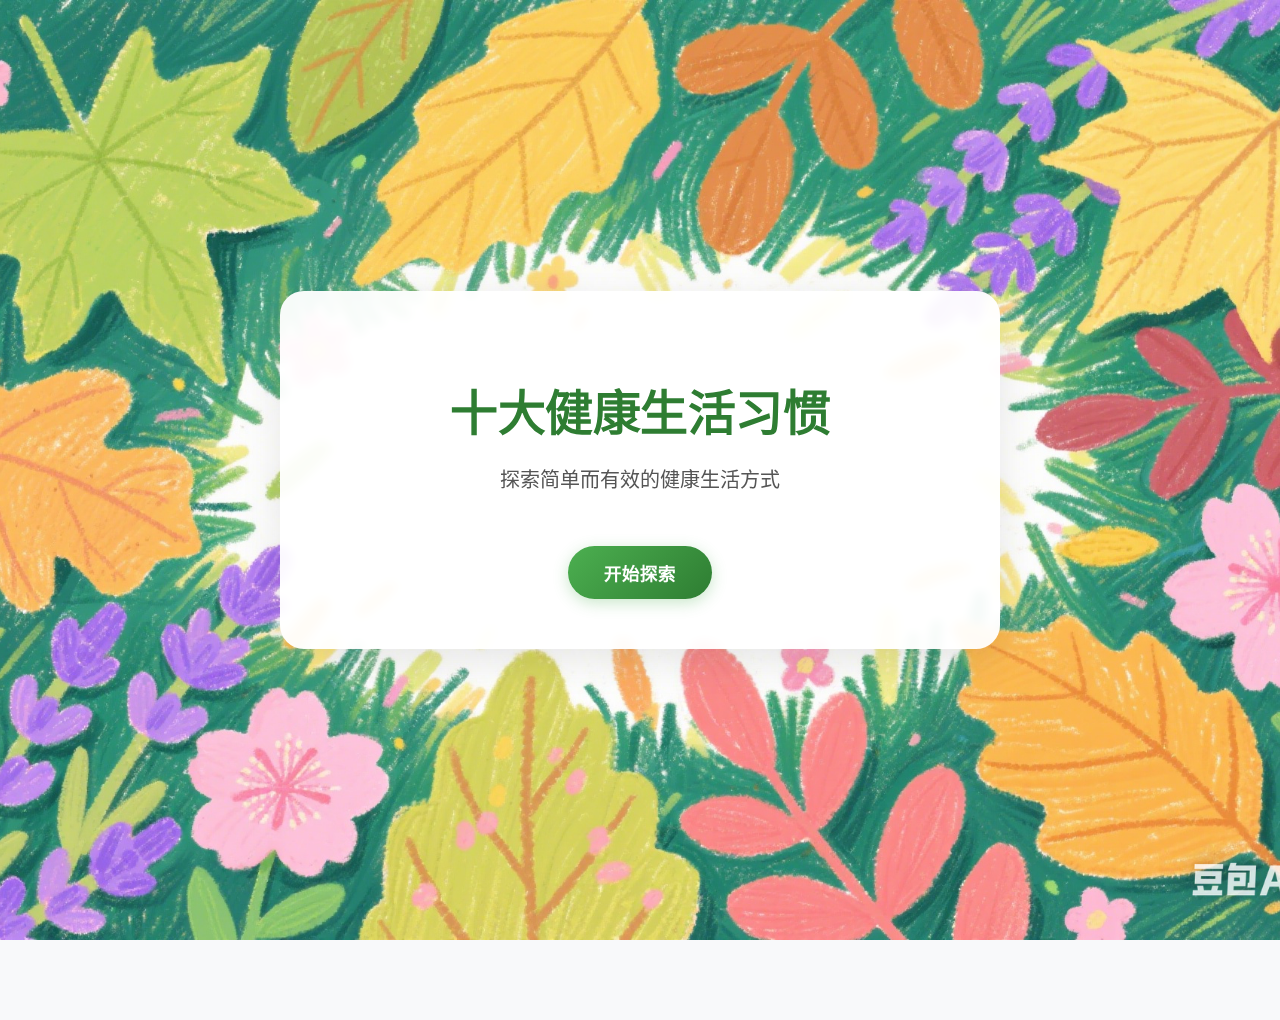
<file: HealthyLifestyle/index.html>
<!DOCTYPE html>
<html lang="zh-CN">
<head>
    <meta charset="UTF-8">
    <meta name="viewport" content="width=device-width, initial-scale=1.0">
    <title>十大健康生活习惯</title>
    <link href="https://cdn.jsdelivr.net/npm/font-awesome@4.7.0/css/font-awesome.min.css" rel="stylesheet">
    <link rel="stylesheet" href="styles.css">
</head>
<body>
    <!-- 初始界面 -->
    <div id="home">
        <div class="home-card">
            <h1>十大健康生活习惯</h1>
            <p>探索简单而有效的健康生活方式</p>
            <button id="startBtn">开始探索</button>
        </div>
    </div>

    <!-- 习惯卡片容器 -->
    <div id="cards"></div>

    <!-- 总览视图容器 -->
    <div id="overview" class="hidden"></div>

    <script src="scripts.js"></script>
</body>
</html>
</file>
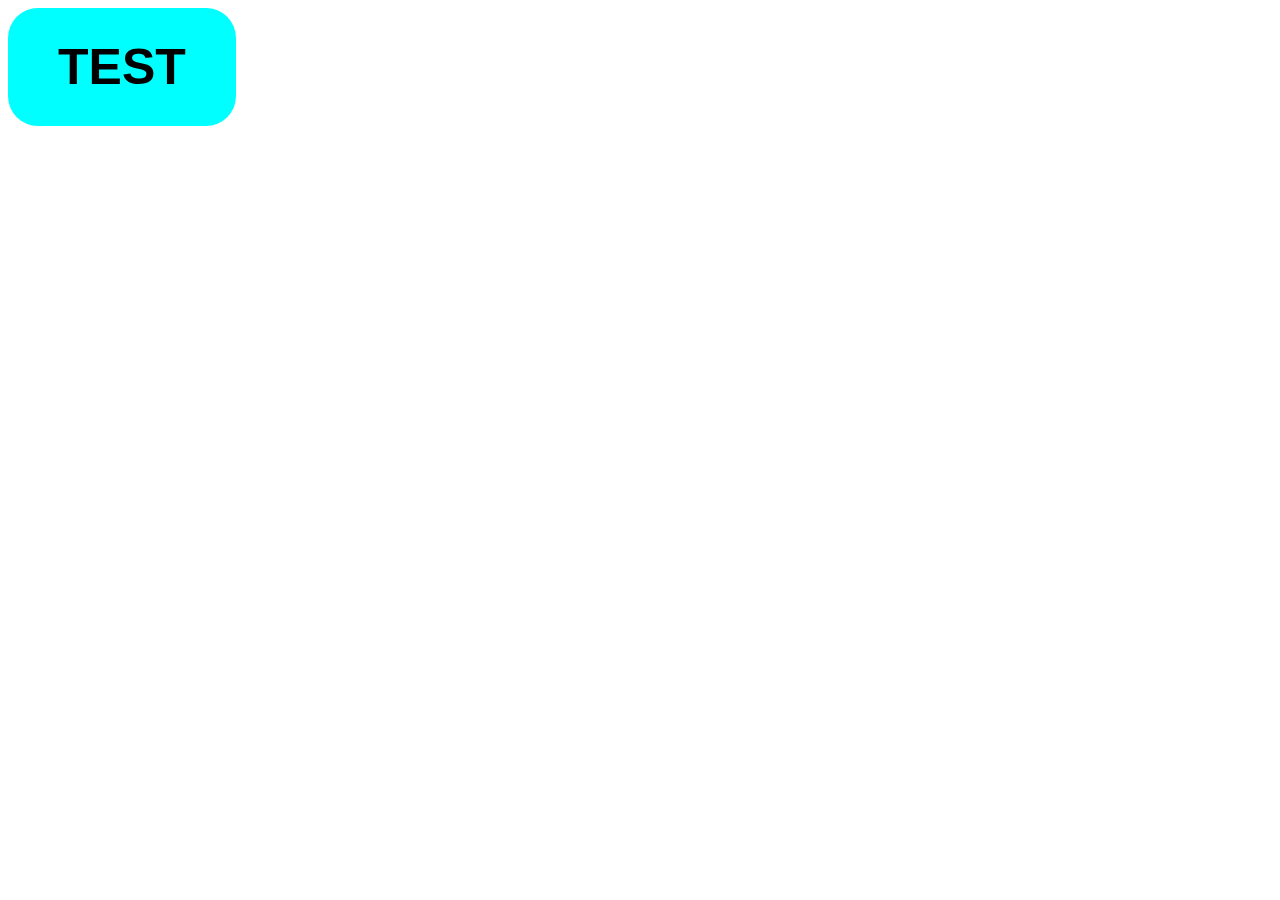
<file: experiment/2025-5-26.html>
<!DOCTYPE html>
<html lang="en">
<head>
    <meta charset="UTF-8">
    <meta name="viewport" content="width=device-width, initial-scale=1.0">
    <title>Document</title>
    <style>
        .highlight{
            border-radius: 30px;
            border: none;
            padding: 30px 50px;
            background-color: aqua;
            font-weight: 700;
            font-size: 50px;
            
        }
    </style>
</head>
<body>
    <button class="highlight">TEST</button>
</body>
</html>
</file>
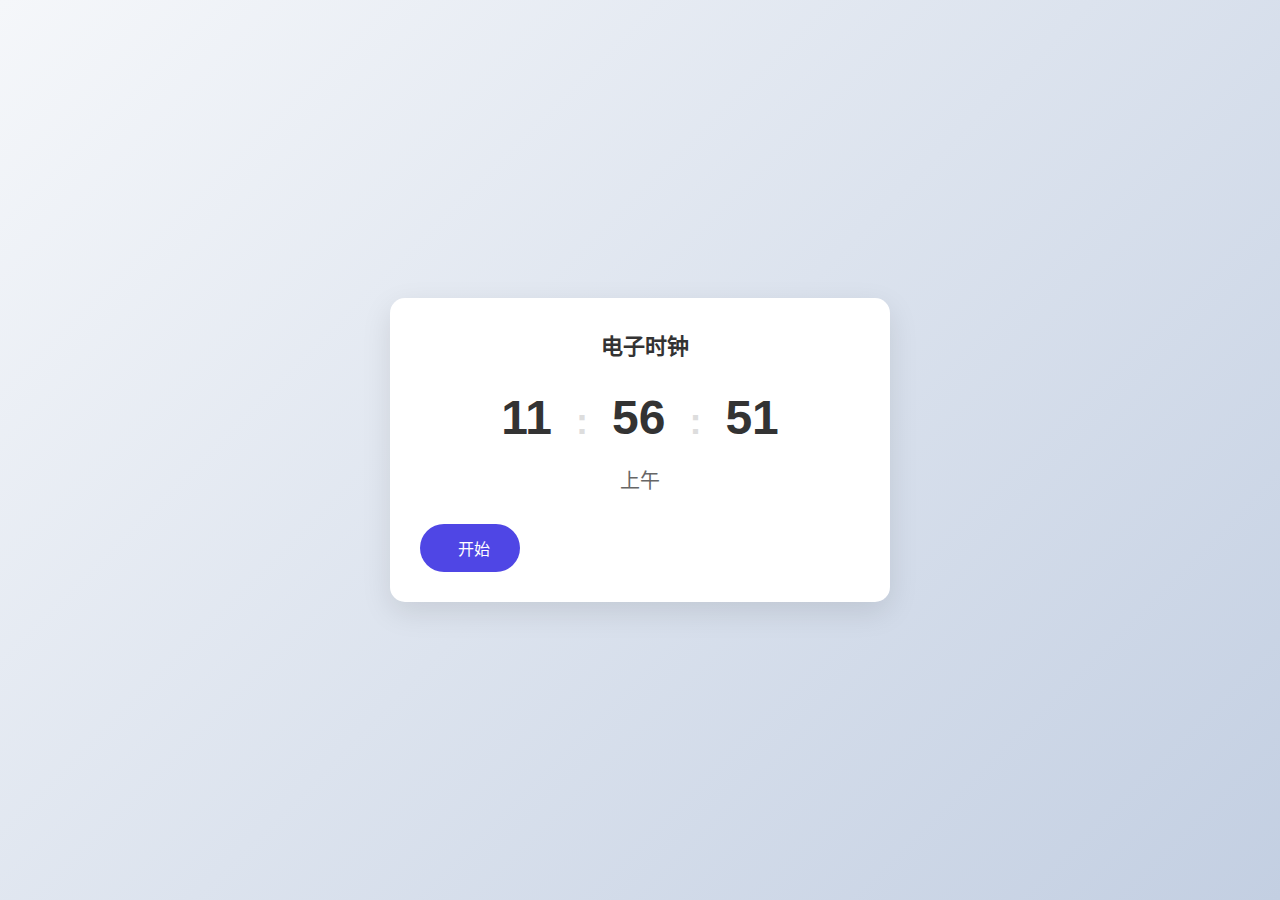
<file: ProcessingWorks(experiment)/ShiYan4/clock.html>
<!DOCTYPE html>
<html lang="zh-CN">
<head>
    <meta charset="UTF-8">
    <meta name="viewport" content="width=device-width, initial-scale=1.0">
    <title>电子时钟</title>
    <style>
        * {
            margin: 0;
            padding: 0;
            box-sizing: border-box;
            font-family: "Microsoft YaHei", sans-serif;
        }
        body {
            background: linear-gradient(135deg, #f5f7fa 0%, #c3cfe2 100%);
            min-height: 100vh;
            display: flex;
            flex-direction: column;
            justify-content: center;
            align-items: center;
            padding: 20px;
        }
        .clock-container {
            background: white;
            border-radius: 15px;
            box-shadow: 0 10px 30px rgba(0, 0, 0, 0.1);
            padding: 30px;
            text-align: center;
            width: 90%;
            max-width: 500px;
        }
        .clock-header {
            margin-bottom: 30px;
        }
        .clock-header h1 {
            font-size: 22px;
            font-weight: bold;
            color: #333;
            display: flex;
            align-items: center;
            justify-content: center;
        }
        .clock-header i {
            color: #4F46E5;
            margin-right: 10px;
        }
        .clock-display {
            font-size: 48px;
            font-weight: bold;
            color: #333;
            margin: 20px 0;
            display: flex;
            justify-content: center;
            align-items: baseline;
        }
        .clock-display span {
            display: inline-block;
            min-width: 40px;
            text-align: center;
        }
        .clock-display .colon {
            font-size: 36px;
            margin: 0 10px;
            color: #ddd;
        }
        .ampm-display {
            font-size: 20px;
            color: #666;
            margin-bottom: 30px;
        }
        .control-btn {
            background: #4F46E5;
            color: white;
            border: none;
            padding: 12px 30px;
            border-radius: 30px;
            cursor: pointer;
            font-size: 16px;
            font-weight: 500;
            display: flex;
            align-items: center;
            justify-content: center;
            transition: all 0.3s;
        }
        .control-btn:hover {
            background: #3b35d6;
            transform: translateY(-2px);
            box-shadow: 0 4px 10px rgba(79, 70, 229, 0.2);
        }
        .control-btn i {
            margin-right: 8px;
        }
        .stop {
            background: #ef4444;
        }
        .stop:hover {
            background: #dc2626;
        }
        @media (max-width: 400px) {
            .clock-container {
                padding: 20px;
            }
            .clock-display {
                font-size: 36px;
            }
            .clock-display .colon {
                font-size: 28px;
            }
            .ampm-display {
                font-size: 16px;
            }
            .control-btn {
                padding: 10px 20px;
                font-size: 14px;
            }
        }
    </style>
</head>
<body>
    <div class="clock-container">
        <div class="clock-header">
            <h1><i class="fa fa-clock-o"></i> 电子时钟</h1>
        </div>
        <div class="clock-display" id="clockDisplay">
            <span id="hours">12</span>
            <span class="colon">:</span>
            <span id="minutes">00</span>
            <span class="colon">:</span>
            <span id="seconds">00</span>
        </div>
        <div class="ampm-display" id="ampmDisplay">上午</div>
        <button class="control-btn" id="controlBtn">
            <i class="fa fa-play"></i> 开始
        </button>
    </div>

    <script>
        // 获取DOM元素
        const hoursElement = document.getElementById('hours');
        const minutesElement = document.getElementById('minutes');
        const secondsElement = document.getElementById('seconds');
        const ampmElement = document.getElementById('ampmDisplay');
        const controlBtn = document.getElementById('controlBtn');

        // 定义时钟状态
        let isRunning = true;
        let clockInterval;

        // 更新时钟显示的函数
        function updateClock() {
            const now = new Date();
            let hours = now.getHours();
            const minutes = now.getMinutes().toString().padStart(2, '0');
            const seconds = now.getSeconds().toString().padStart(2, '0');
            
            // 转换为12小时制
            let ampm = '上午';
            if (hours >= 12) {
                ampm = '下午';
                if (hours > 12) {
                    hours -= 12;
                }
            }
            
            // 添加数字翻转动画类
            hoursElement.classList.add('clock-flip');
            minutesElement.classList.add('clock-flip');
            secondsElement.classList.add('clock-flip');
            
            // 更新显示
            hoursElement.textContent = hours.toString().padStart(2, '0');
            minutesElement.textContent = minutes;
            secondsElement.textContent = seconds;
            ampmElement.textContent = ampm;
            
            // 移除动画类，以便下次添加时重新触发动画
            setTimeout(() => {
                hoursElement.classList.remove('clock-flip');
                minutesElement.classList.remove('clock-flip');
                secondsElement.classList.remove('clock-flip');
            }, 500);
        }

        // 切换时钟状态的函数
        function toggleClock() {
            isRunning = !isRunning;
            if (isRunning) {
                // 开始时钟
                clockInterval = setInterval(updateClock, 1000);
                controlBtn.className = 'control-btn';
                controlBtn.innerHTML = '<i class="fa fa-pause"></i> 暂停';
            } else {
                // 停止时钟
                clearInterval(clockInterval);
                controlBtn.className = 'control-btn stop';
                controlBtn.innerHTML = '<i class="fa fa-play"></i> 开始';
            }
        }

        // 页面加载时初始化时钟
        updateClock();
        clockInterval = setInterval(updateClock, 1000);

        // 控制按钮点击事件
        controlBtn.addEventListener('click', toggleClock);
    </script>
</body>
</html>
</file>
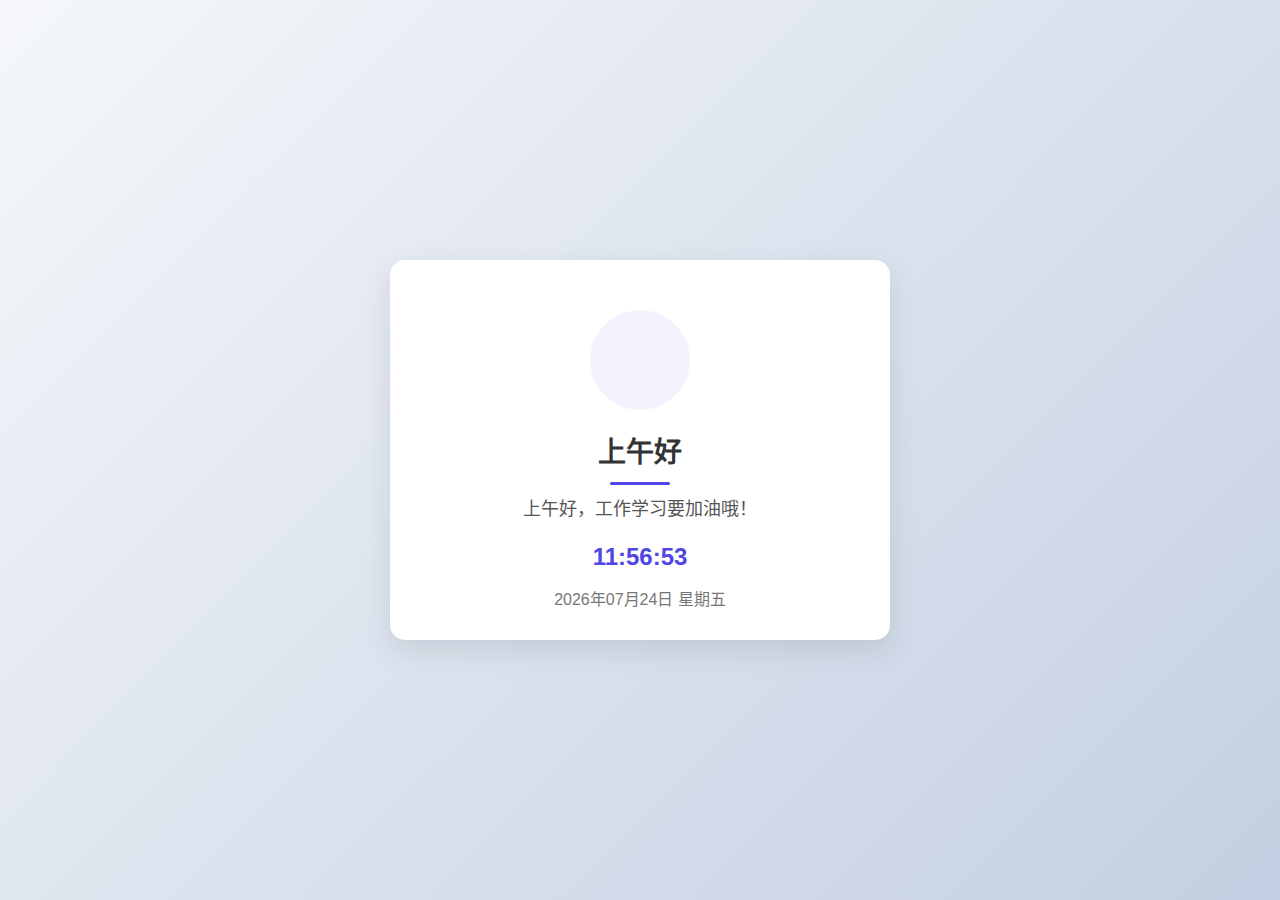
<file: ProcessingWorks(experiment)/ShiYan4/greeting.html>
<!DOCTYPE html>
<html lang="zh-CN">
<head>
    <meta charset="UTF-8">
    <meta name="viewport" content="width=device-width, initial-scale=1.0">
    <title>时间问候语</title>
    <style>
        * {
            margin: 0;
            padding: 0;
            box-sizing: border-box;
            font-family: "Microsoft YaHei", sans-serif;
        }
        body {
            background: linear-gradient(135deg, #f5f7fa 0%, #c3cfe2 100%);
            min-height: 100vh;
            display: flex;
            justify-content: center;
            align-items: center;
        }
        .greeting-card {
            background: white;
            border-radius: 15px;
            box-shadow: 0 10px 30px rgba(0, 0, 0, 0.1);
            padding: 30px;
            text-align: center;
            width: 90%;
            max-width: 500px;
        }
        .greeting-title {
            font-size: 28px;
            font-weight: bold;
            margin-bottom: 10px;
            color: #333;
            position: relative;
            padding-bottom: 15px;
        }
        .greeting-title:after {
            content: "";
            position: absolute;
            bottom: 0;
            left: 50%;
            transform: translateX(-50%);
            width: 60px;
            height: 3px;
            background: #4F46E5;
            border-radius: 3px;
        }
        .greeting-message {
            font-size: 18px;
            color: #555;
            margin-bottom: 20px;
            line-height: 1.6;
        }
        .time-display {
            font-size: 24px;
            color: #4F46E5;
            font-weight: bold;
            margin: 15px 0;
        }
        .date-display {
            font-size: 16px;
            color: #777;
            margin-top: 10px;
        }
        .icon-container {
            width: 100px;
            height: 100px;
            border-radius: 50%;
            background: #4F46E510;
            display: flex;
            justify-content: center;
            align-items: center;
            margin: 20px auto;
        }
        .greeting-icon {
            font-size: 40px;
            color: #4F46E5;
        }
        @media (max-width: 400px) {
            .greeting-card {
                padding: 20px;
            }
            .greeting-title {
                font-size: 24px;
            }
            .greeting-message {
                font-size: 16px;
            }
            .time-display {
                font-size: 20px;
            }
        }
    </style>
</head>
<body>
    <div class="greeting-card">
        <div class="icon-container">
            <i class="greeting-icon" id="greetingIcon"></i>
        </div>
        <h1 class="greeting-title" id="greetingTitle">问候语</h1>
        <p class="greeting-message" id="greetingMessage">根据时间显示不同问候</p>
        <div class="time-display" id="timeDisplay">00:00:00</div>
        <div class="date-display" id="dateDisplay">2025年01月01日</div>
    </div>

    <script>
        // 定义问候语对象，包含时间段和对应的问候语、图标
        const greetings = {
            '凌晨好': { start: 0, end: 6, icon: 'fa-moon-o' },
            '早上好': { start: 6, end: 9, icon: 'fa-sun-o' },
            '上午好': { start: 9, end: 12, icon: 'fa-sun-o' },
            '中午好': { start: 12, end: 14, icon: 'fa-cutlery' },
            '下午好': { start: 14, end: 17, icon: 'fa-sun-o' },
            '傍晚好': { start: 17, end: 19, icon: 'fa-cloud-sun' },
            '晚上好': { start: 19, end: 22, icon: 'fa-moon-o' },
            '夜里好': { start: 22, end: 24, icon: 'fa-bed' }
        };

        // 获取DOM元素
        const greetingTitle = document.getElementById('greetingTitle');
        const greetingMessage = document.getElementById('greetingMessage');
        const greetingIcon = document.getElementById('greetingIcon');
        const timeDisplay = document.getElementById('timeDisplay');
        const dateDisplay = document.getElementById('dateDisplay');

        // 更新时间和问候语的函数
        function updateTimeAndGreeting() {
            const now = new Date();
            const hour = now.getHours();
            const minute = now.getMinutes().toString().padStart(2, '0');
            const second = now.getSeconds().toString().padStart(2, '0');
            const year = now.getFullYear();
            const month = (now.getMonth() + 1).toString().padStart(2, '0');
            const day = now.getDate().toString().padStart(2, '0');
            const weekDays = ['星期日', '星期一', '星期二', '星期三', '星期四', '星期五', '星期六'];
            const weekDay = weekDays[now.getDay()];

            // 格式化时间和日期
            timeDisplay.textContent = `${hour}:${minute}:${second}`;
            dateDisplay.textContent = `${year}年${month}月${day}日 ${weekDay}`;

            // 根据小时获取对应的问候语
            let currentGreeting = '';
            for (const greeting in greetings) {
                const { start, end } = greetings[greeting];
                if ((hour >= start && hour < end) || (start === 22 && hour >= start)) {
                    currentGreeting = greeting;
                    break;
                }
            }

            // 更新问候语和图标
            greetingTitle.textContent = currentGreeting;
            greetingIcon.className = `greeting-icon fa ${greetings[currentGreeting].icon}`;

            // 根据不同的问候语设置不同的提示信息
            switch (currentGreeting) {
                case '凌晨好':
                    greetingMessage.textContent = '夜深了，注意休息，别熬夜哦！';
                    break;
                case '早上好':
                    greetingMessage.textContent = '新的一天开始了，祝你有个美好的早晨！';
                    break;
                case '上午好':
                    greetingMessage.textContent = '上午好，工作学习要加油哦！';
                    break;
                case '中午好':
                    greetingMessage.textContent = '中午好，记得按时吃饭，补充能量！';
                    break;
                case '下午好':
                    greetingMessage.textContent = '下午好，继续努力，离目标更近一步！';
                    break;
                case '傍晚好':
                    greetingMessage.textContent = '傍晚好，忙碌了一天，适当放松一下吧！';
                    break;
                case '晚上好':
                    greetingMessage.textContent = '晚上好，享受夜晚的宁静时光！';
                    break;
                case '夜里好':
                    greetingMessage.textContent = '夜深了，早点休息，祝你好梦！';
                    break;
                default:
                    greetingMessage.textContent = '根据时间显示不同问候';
            }
        }

        // 页面加载时立即更新一次
        updateTimeAndGreeting();

        // 每秒更新一次时间和问候语
        setInterval(updateTimeAndGreeting, 1000);
    </script>
</body>
</html>
</file>
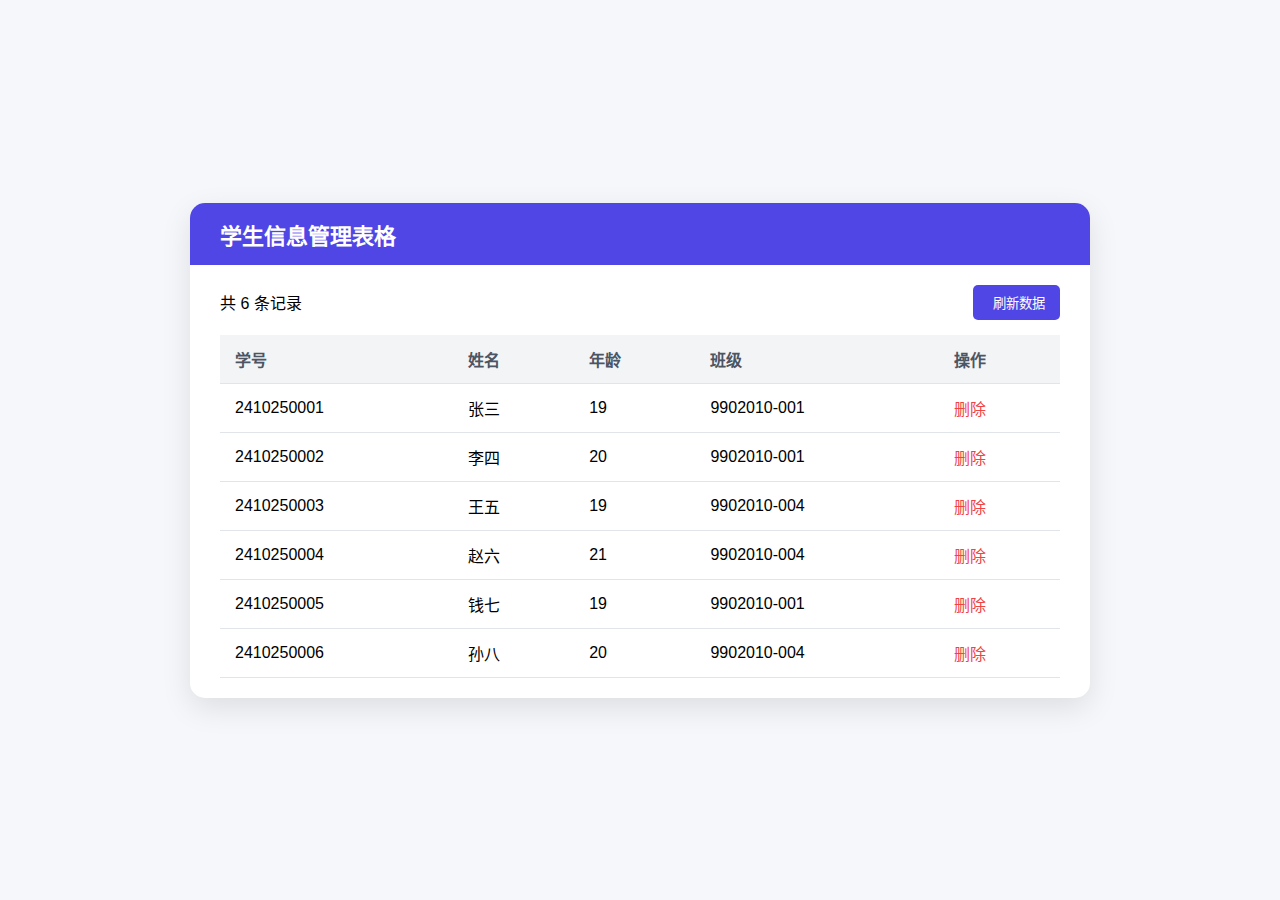
<file: ProcessingWorks(experiment)/ShiYan4/table.html>
<!DOCTYPE html>
<html lang="zh-CN">
<head>
    <meta charset="UTF-8">
    <meta name="viewport" content="width=device-width, initial-scale=1.0">
    <title>动态学生表格</title>
    <style>
        * {
            margin: 0;
            padding: 0;
            box-sizing: border-box;
            font-family: "Microsoft YaHei", sans-serif;
        }
        body {
            background: #f5f7fa;
            min-height: 100vh;
            display: flex;
            justify-content: center;
            align-items: center;
            padding: 20px;
        }
        .table-container {
            width: 100%;
            max-width: 900px;
            background: white;
            border-radius: 15px;
            box-shadow: 0 10px 30px rgba(0, 0, 0, 0.1);
        }
        .table-header {
            background: #4F46E5;
            color: white;
            padding: 15px 30px;
            border-radius: 15px 15px 0 0;
        }
        .table-header h1 {
            font-size: 22px;
            font-weight: bold;
        }
        .table-content {
            padding: 20px 30px;
        }
        .table-actions {
            display: flex;
            justify-content: space-between;
            align-items: center;
            margin-bottom: 15px;
        }
        .refresh-btn {
            background: #4F46E5;
            color: white;
            border: none;
            padding: 8px 15px;
            border-radius: 5px;
            cursor: pointer;
            display: flex;
            align-items: center;
            transition: background 0.3s;
        }
        .refresh-btn:hover {
            background: #3b35d6;
        }
        .refresh-btn i {
            margin-right: 5px;
        }
        table {
            width: 100%;
            border-collapse: collapse;
        }
        th, td {
            padding: 12px 15px;
            text-align: left;
            border-bottom: 1px solid #e1e4e8;
        }
        th {
            background: #f3f4f6;
            font-weight: 600;
            color: #4b5563;
        }
        tr:hover {
            background: #f9fafb;
        }
        .delete-btn {
            color: #ef4444;
            text-decoration: none;
            cursor: pointer;
            transition: color 0.3s;
        }
        .delete-btn:hover {
            color: #dc2626;
        }
        .empty-table {
            text-align: center;
            padding: 30px;
            color: #6b7280;
            font-style: italic;
        }
        @media (max-width: 600px) {
            .table-header, .table-content {
                padding: 15px;
            }
            th, td {
                padding: 10px 12px;
                font-size: 14px;
            }
        }
    </style>
</head>
<body>
    <div class="table-container">
        <div class="table-header">
            <h1>学生信息管理表格</h1>
        </div>
        <div class="table-content">
            <div class="table-actions">
                <span>共 <span id="studentCount">0</span> 条记录</span>
                <button class="refresh-btn" id="refreshBtn">
                    <i class="fa fa-refresh"></i> 刷新数据
                </button>
            </div>
            <table id="studentTable">
                <thead>
                    <tr>
                        <th>学号</th>
                        <th>姓名</th>
                        <th>年龄</th>
                        <th>班级</th>
                        <th>操作</th>
                    </tr>
                </thead>
                <tbody id="tableBody">
                    <!-- 表格内容将通过JavaScript动态生成 -->
                </tbody>
            </table>
        </div>
    </div>

    <script>
        // 模拟学生数据数组
        const students = [
            { id: '2410250001', name: '张三', age: 19, class: '9902010-001' },
            { id: '2410250002', name: '李四', age: 20, class: '9902010-001' },
            { id: '2410250003', name: '王五', age: 19, class: '9902010-004' },
            { id: '2410250004', name: '赵六', age: 21, class: '9902010-004' },
            { id: '2410250005', name: '钱七', age: 19, class: '9902010-001' },
            { id: '2410250006', name: '孙八', age: 20, class: '9902010-004' }
        ];

        // 获取DOM元素
        const tableBody = document.getElementById('tableBody');
        const studentCount = document.getElementById('studentCount');
        const refreshBtn = document.getElementById('refreshBtn');

        // 生成随机学生数据的函数
        function generateRandomStudent() {
            const id = `24102500${Math.floor(10 + Math.random() * 90)}`;
            const names = ['张三', '李四', '王五', '赵六', '钱七', '孙八', '周九', '吴十'];
            const name = names[Math.floor(Math.random() * names.length)];
            const age = 18 + Math.floor(Math.random() * 4);
            const classes = ['9902010-001', '9902010-004'];
            const className = classes[Math.floor(Math.random() * classes.length)];
            return { id, name, age, class: className };
        }

        // 渲染学生表格的函数
        function renderStudentTable(studentsData) {
            tableBody.innerHTML = '';
            
            if (studentsData.length === 0) {
                const emptyRow = document.createElement('tr');
                emptyRow.className = 'empty-table';
                emptyRow.colSpan = 5;
                const emptyCell = document.createElement('td');
                emptyCell.textContent = '暂无学生数据';
                emptyCell.colSpan = 5;
                emptyRow.appendChild(emptyCell);
                tableBody.appendChild(emptyRow);
                studentCount.textContent = '0';
                return;
            }

            studentsData.forEach(student => {
                const row = document.createElement('tr');
                row.className = 'table-row-hover';

                // 学号单元格
                const idCell = document.createElement('td');
                idCell.textContent = student.id;

                // 姓名单元格
                const nameCell = document.createElement('td');
                nameCell.textContent = student.name;

                // 年龄单元格
                const ageCell = document.createElement('td');
                ageCell.textContent = student.age;

                // 班级单元格
                const classCell = document.createElement('td');
                classCell.textContent = student.class;

                // 操作单元格（删除按钮）
                const actionCell = document.createElement('td');
                const deleteBtn = document.createElement('a');
                deleteBtn.className = 'delete-btn';
                deleteBtn.href = 'javascript:void(0)';
                deleteBtn.textContent = '删除';
                deleteBtn.onclick = function() {
                    // 删除当前行
                    row.remove();
                    // 更新学生计数
                    updateStudentCount();
                };
                actionCell.appendChild(deleteBtn);

                // 将单元格添加到行
                row.appendChild(idCell);
                row.appendChild(nameCell);
                row.appendChild(ageCell);
                row.appendChild(classCell);
                row.appendChild(actionCell);

                // 将行添加到表格
                tableBody.appendChild(row);
            });

            // 更新学生计数
            updateStudentCount();
        }

        // 更新学生计数的函数
        function updateStudentCount() {
            const rows = tableBody.querySelectorAll('tr:not(.empty-table)');
            studentCount.textContent = rows.length;
        }

        // 刷新按钮点击事件
        refreshBtn.addEventListener('click', function() {
            // 生成新的随机学生数据
            const newStudents = [];
            for (let i = 0; i < 6; i++) {
                newStudents.push(generateRandomStudent());
            }
            // 重新渲染表格
            renderStudentTable(newStudents);
        });

        // 页面加载时渲染表格
        renderStudentTable(students);
    </script>
</body>
</html>
</file>
<file: HealthyLifestyle/styles.css>
/* 基础样式 */
body {
    font-family: 'Inter', system-ui, sans-serif;
    margin: 0;
    padding: 0;
    background-color: #f8f9fa;
}

/* 初始界面 */
#home {
    height: 100vh;
    display: flex;
    flex-direction: column;
    justify-content: center;
    align-items: center;
    text-align: center;
    background: url("images/bg-health.png") center/cover no-repeat;
    color: white;
    padding: 20px;
    transition: opacity 0.5s;
    position: relative;
}

/* 首页半透明卡片 */
.home-card {
    background: rgba(255, 255, 255, 0.95);
    backdrop-filter: blur(5px);
    border-radius: 24px;
    padding: 50px 60px;
    max-width: 600px;
    width: 90%;
    box-shadow: 0 10px 40px rgba(0, 0, 0, 0.1);
    transform: translateY(0);
    transition: transform 0.3s ease, box-shadow 0.3s ease;
}

.home-card:hover {
    transform: translateY(-5px);
    box-shadow: 0 15px 50px rgba(0, 0, 0, 0.15);
}

/* 首页标题样式 */
#home h1 {
    font-size: clamp(2rem, 5vw, 3rem);
    margin-bottom: 20px;
    color: #2E7D32;
    font-weight: 700;
    letter-spacing: -0.5px;
}

#home p {
    color: #555;
    font-size: clamp(1rem, 2vw, 1.25rem);
    margin-bottom: 30px;
    line-height: 1.6;
}

/* 标题样式 */
h2 {
    color: #2E7D32;
    font-size: clamp(1.5rem, 3vw, 2rem);
    margin-bottom: 15px;
    font-weight: 700;
    position: relative;
    padding-bottom: 10px;
}

h2::after {
    content: '';
    position: absolute;
    bottom: 0;
    left: 0;
    width: 50px;
    height: 3px;
    background-color: #4CAF50;
    border-radius: 3px;
}

/* 按钮样式 */
button {
    background: linear-gradient(135deg, #4CAF50 0%, #2E7D32 100%);
    color: white;
    border: none;
    border-radius: 30px;
    padding: 14px 36px;
    font-size: 1.1rem;
    font-weight: 600;
    cursor: pointer;
    transition: all 0.3s ease;
    margin-top: 20px;
    box-shadow: 0 4px 15px rgba(76, 175, 80, 0.3);
    position: relative;
    overflow: hidden;
}

button:hover {
    transform: translateY(-3px);
    box-shadow: 0 8px 25px rgba(76, 175, 80, 0.4);
}

button:active {
    transform: translateY(1px);
}

button::before {
    content: '';
    position: absolute;
    top: 0;
    left: -100%;
    width: 100%;
    height: 100%;
    background: linear-gradient(90deg, transparent, rgba(255,255,255,0.2), transparent);
    transition: all 0.6s ease;
}

button:hover::before {
    left: 100%;
}

/* 卡片样式 */
.card {
    max-width: 800px;
    margin: 40px auto;
    padding: 40px 50px;
    background: white;
    border-radius: 20px;
    box-shadow: 0 10px 30px rgba(0, 0, 0, 0.05);
    transition: all 0.3s ease;
    border: 1px solid #eee;
    position: relative;
    overflow: hidden;
}

.card::before {
    content: '';
    position: absolute;
    top: 0;
    left: 0;
    width: 4px;
    height: 100%;
    background-color: #4CAF50;
}

.card:hover {
    transform: translateY(-5px);
    box-shadow: 0 15px 40px rgba(0, 0, 0, 0.1);
}

.card:not(:first-child) {
    margin-top: 60px;
}

.card p {
    color: #333;
    font-size: 1.1rem;
    line-height: 1.8;
    margin-bottom: 25px;
}

/* 详情卡片样式 */
.detail-card {
    max-width: 900px;
}

.detail-card h2 {
    font-size: clamp(1.8rem, 3vw, 2.2rem);
}

.detail-card p {
    font-size: 1.15rem;
}

.detail-card ul {
    list-style-type: disc;
    padding-left: 25px;
    margin-bottom: 25px;
}

.detail-card li {
    color: #333;
    font-size: 1.1rem;
    line-height: 1.8;
    margin-bottom: 10px;
}

/* 缩略图卡片样式 */
.thumbnail-card {
    width: 300px;
    margin: 20px;
    padding: 25px 30px;
    background: white;
    border-radius: 16px;
    box-shadow: 0 5px 15px rgba(0, 0, 0, 0.05);
    transition: all 0.3s ease;
    border: 1px solid #eee;
    position: relative;
    cursor: pointer;
    overflow: hidden;
    display: inline-block;
    vertical-align: top;
}

.thumbnail-card::before {
    content: '';
    position: absolute;
    top: 0;
    left: 0;
    width: 3px;
    height: 100%;
    background-color: #4CAF50;
}

.thumbnail-card:hover {
    transform: translateY(-3px);
    box-shadow: 0 8px 20px rgba(0, 0, 0, 0.1);
}

.thumbnail-card h3 {
    color: #2E7D32;
    font-size: 1.3rem;
    margin-bottom: 10px;
    font-weight: 700;
}

.thumbnail-card p {
    color: #666;
    font-size: 0.95rem;
    line-height: 1.5;
    margin-bottom: 15px;
    /* 限制描述文本高度，超出部分显示省略号 */
    display: -webkit-box;
    -webkit-line-clamp: 3;
    -webkit-box-orient: vertical;
    overflow: hidden;
}

/* 缩略图容器 */
#overview {
    max-width: 1200px;
    margin: 0 auto;
    text-align: center;
}

#overview h2 {
    text-align: center;
    margin-bottom: 30px;
}

#overview h2::after {
    left: 50%;
    transform: translateX(-50%);
}

/* 总览返回按钮 */
.back-btn {
    background: #666;
    box-shadow: 0 4px 15px rgba(102, 102, 102, 0.3);
    margin-right: 15px;
}

.back-btn:hover {
    background: #555;
    box-shadow: 0 6px 20px rgba(102, 102, 102, 0.4);
}

/* 卡片容器 */
#cards {
    padding: 40px 20px;
    max-width: 90%;
    margin: 0 auto;
}

/* 隐藏类 */
.hidden {
    display: none;
}

/* 响应式设计 */
@media (max-width: 768px) {
    .home-card {
        padding: 30px 40px;
        border-radius: 18px;
    }
    
    #home h1 {
        font-size: 2rem;
    }
    
    #home p {
        font-size: 1rem;
    }
    
    .card {
        padding: 25px 30px;
        margin: 30px auto;
        border-radius: 16px;
    }
    
    .card h2 {
        font-size: 1.5rem;
    }
    
    .card p {
        font-size: 1rem;
    }
    
    .thumbnail-card {
        width: 100%;
        margin: 15px 0;
    }
    
    button {
        padding: 12px 30px;
        font-size: 1rem;
    }
}
</file>
